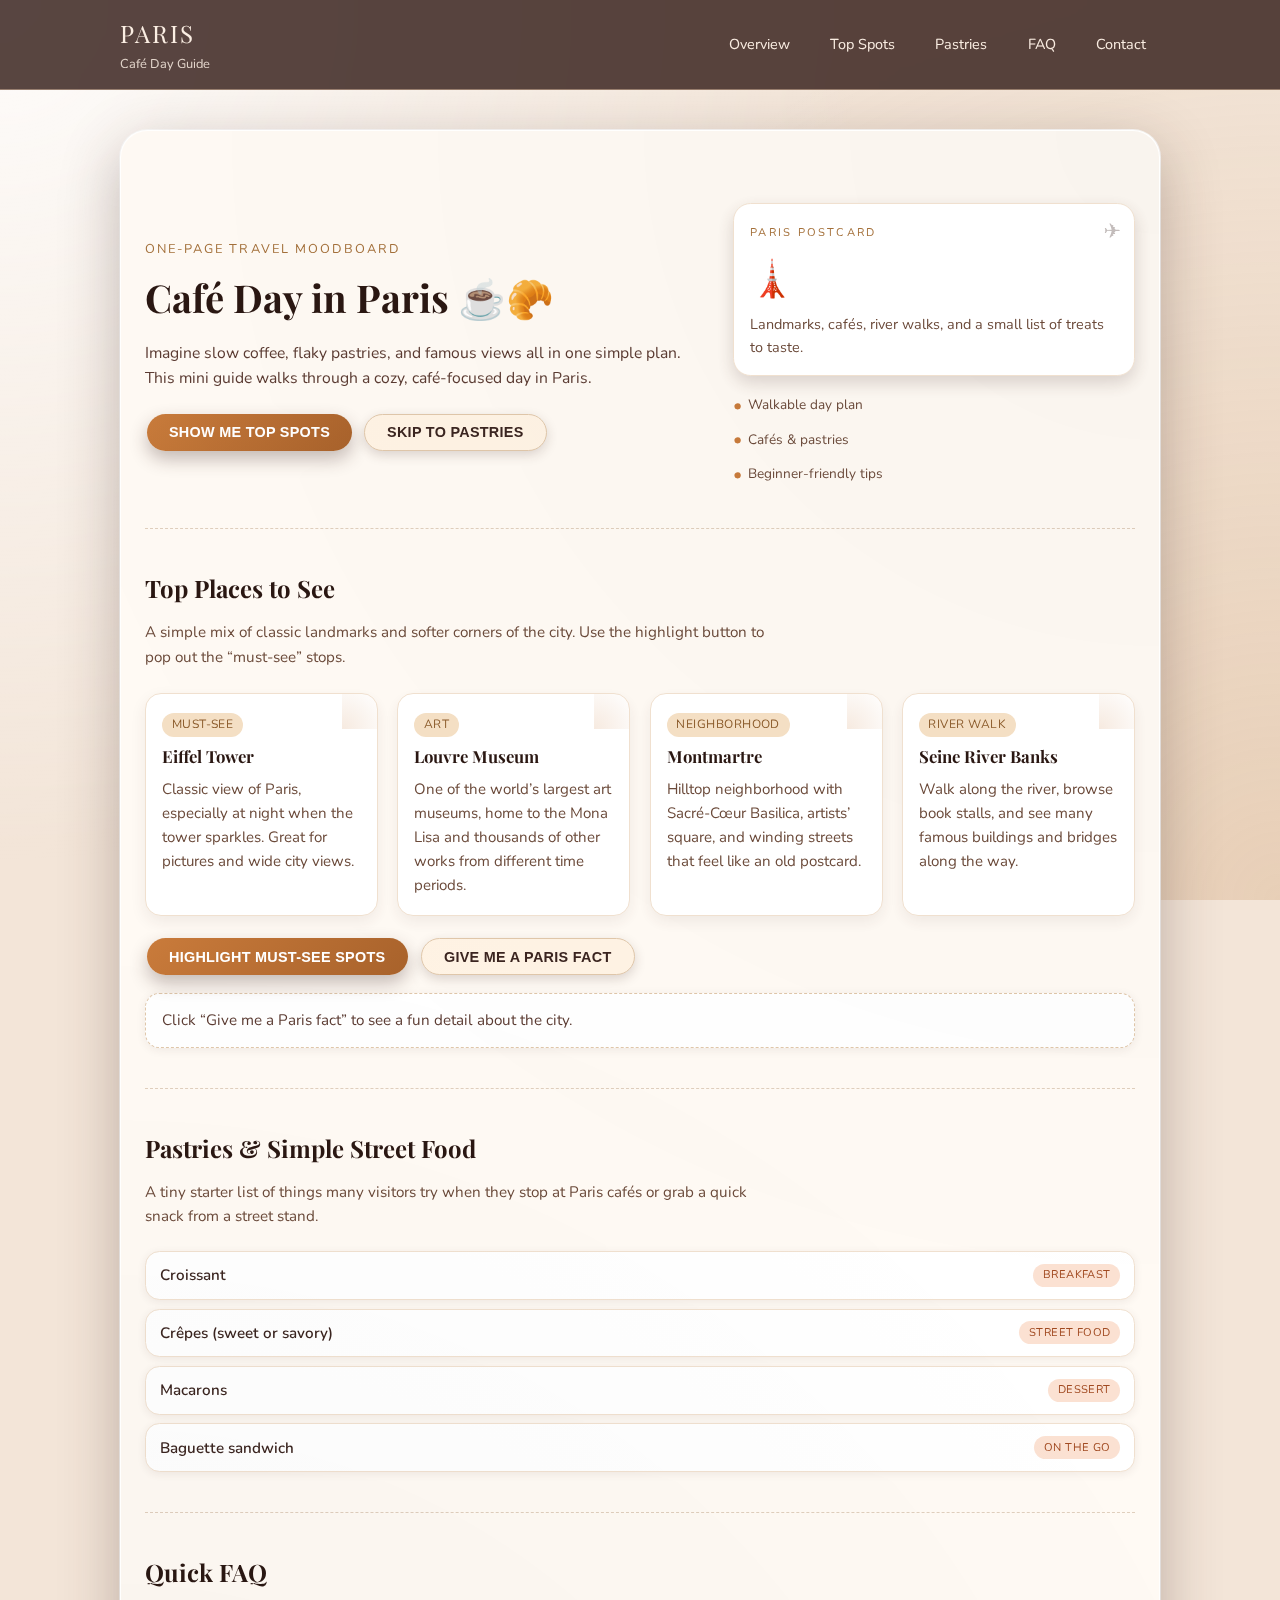
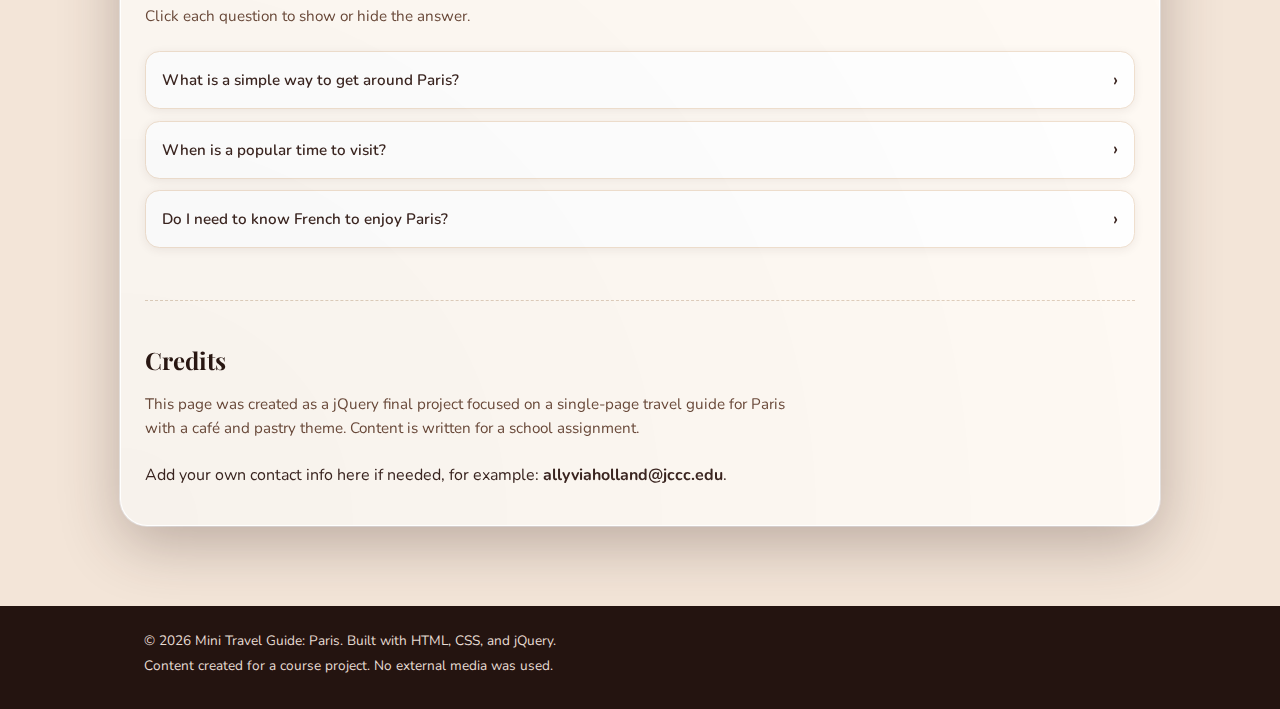
<file: Final/index.html>
<!--Allyvia Holland 06 Nov 2025 -->
<!DOCTYPE html>
<html lang="en">
<head>
  <meta charset="UTF-8" />
  <title>Mini Travel Guide: Paris</title>
  <meta name="viewport" content="width=device-width, initial-scale=1" />

  <link rel="preconnect" href="https://fonts.googleapis.com">
  <link rel="preconnect" href="https://fonts.gstatic.com" crossorigin>
  <link href="https://fonts.googleapis.com/css2?family=Playfair+Display:wght@500;700&family=Nunito:wght@300;400;600;700&display=swap" rel="stylesheet">

  <link rel="stylesheet" href="style.css" />

  <script src="https://code.jquery.com/jquery-3.7.1.min.js"></script>

  <script src="script.js"></script>
</head>
<body>

<div class="page-bg"></div>

<header class="site-header">
  <div class="container header-inner">
    <div class="brand">
      <span class="brand-mark">Paris</span>
      <span class="brand-subtitle">Café Day Guide</span>
    </div>
    <nav>
      <ul>
        <li><a href="#intro" class="nav-link">Overview</a></li>
        <li><a href="#spots" class="nav-link">Top Spots</a></li>
        <li><a href="#food" class="nav-link">Pastries</a></li>
        <li><a href="#faq" class="nav-link">FAQ</a></li>
        <li><a href="#contact" class="nav-link">Contact</a></li>
      </ul>
    </nav>
  </div>
</header>

<main class="main-shell">
  <div class="container main-card">
   
    <section id="intro" class="hero">
      <div class="hero-content">
        <div class="hero-text">
          <p class="eyebrow">One-page travel moodboard</p>
          <h1>Café Day in Paris ☕🥐</h1>
          <p class="hero-copy">
            Imagine slow coffee, flaky pastries, and famous views all in one simple plan.
            This mini guide walks through a cozy, café-focused day in Paris.
          </p>
          <div class="hero-actions">
            <button class="btn scroll-link" data-target="#spots">Show me top spots</button>
            <button class="btn secondary scroll-link" data-target="#food">Skip to pastries</button>
          </div>
        </div>
        <div class="hero-side">
          <div class="stamp-card">
            <span class="stamp-label">Paris Postcard</span>
            <div class="stamp-emoji">🗼</div>
            <p class="stamp-text">
              Landmarks, cafés, river walks, and a small list of treats to taste.
            </p>
          </div>
          <ul class="hero-pills">
            <li>Walkable day plan</li>
            <li>Cafés & pastries</li>
            <li>Beginner-friendly tips</li>
          </ul>
        </div>
      </div>
    </section>

    <section id="spots">
      <div class="section-header">
        <h2>Top Places to See</h2>
        <p>
          A simple mix of classic landmarks and softer corners of the city. Use the highlight
          button to pop out the “must-see” stops.
        </p>
      </div>

      <div class="grid">
        <article class="card spot-card must-see">
          <span class="tag">Must-see</span>
          <h3>Eiffel Tower</h3>
          <p>
            Classic view of Paris, especially at night when the tower sparkles. Great for
            pictures and wide city views.
          </p>
        </article>

        <article class="card spot-card">
          <span class="tag">Art</span>
          <h3>Louvre Museum</h3>
          <p>
            One of the world’s largest art museums, home to the Mona Lisa and thousands of
            other works from different time periods.
          </p>
        </article>

        <article class="card spot-card must-see">
          <span class="tag">Neighborhood</span>
          <h3>Montmartre</h3>
          <p>
            Hilltop neighborhood with Sacré-Cœur Basilica, artists’ square, and winding
            streets that feel like an old postcard.
          </p>
        </article>

        <article class="card spot-card">
          <span class="tag">River Walk</span>
          <h3>Seine River Banks</h3>
          <p>
            Walk along the river, browse book stalls, and see many famous buildings and
            bridges along the way.
          </p>
        </article>
      </div>

      <div class="section-actions">
        <button id="toggle-spots" class="btn">Highlight must-see spots</button>
        <button id="random-fact" class="btn secondary">Give me a Paris fact</button>
      </div>
      <div id="fact-box" class="fact-box">
        Click “Give me a Paris fact” to see a fun detail about the city.
      </div>
    </section>

    <section id="food">
      <div class="section-header">
        <h2>Pastries & Simple Street Food</h2>
        <p>
          A tiny starter list of things many visitors try when they stop at Paris cafés
          or grab a quick snack from a street stand.
        </p>
      </div>

      <ul class="food-list">
        <li>
          <span class="food-name">Croissant</span>
          <span class="badge">Breakfast</span>
        </li>
        <li>
          <span class="food-name">Crêpes (sweet or savory)</span>
          <span class="badge">Street Food</span>
        </li>
        <li>
          <span class="food-name">Macarons</span>
          <span class="badge">Dessert</span>
        </li>
        <li>
          <span class="food-name">Baguette sandwich</span>
          <span class="badge">On the Go</span>
        </li>
      </ul>
    </section>

    <section id="faq">
      <div class="section-header">
        <h2>Quick FAQ</h2>
        <p>Click each question to show or hide the answer.</p>
      </div>

      <div class="faq-item">
        <div class="faq-question">
          <span>What is a simple way to get around Paris?</span>
          <span class="icon">›</span>
        </div>
        <div class="faq-answer">
          Many visitors use the metro because it is fast and reaches most neighborhoods.
          Walking is also common for short distances, especially between cafés and nearby sights.
        </div>
      </div>

      <div class="faq-item">
        <div class="faq-question">
          <span>When is a popular time to visit?</span>
          <span class="icon">›</span>
        </div>
        <div class="faq-answer">
          Spring and early fall are popular because of mild weather and plenty of outdoor
          activities, though people visit all year for museums, food, and views.
        </div>
      </div>

      <div class="faq-item">
        <div class="faq-question">
          <span>Do I need to know French to enjoy Paris?</span>
          <span class="icon">›</span>
        </div>
        <div class="faq-answer">
          Many people learn a few basic phrases, but you can still get around using English,
          menus with pictures, signs, and simple gestures.
        </div>
      </div>
    </section>

    <section id="contact">
      <div class="section-header">
        <h2>Credits</h2>
        <p>
          This page was created as a jQuery final project focused on a single-page travel guide
          for Paris with a café and pastry theme. Content is written for a school assignment.
        </p>
      </div>
      <p>
        Add your own contact info here if needed, for example:
        <strong>allyviaholland@jccc.edu</strong>.
      </p>
    </section>
  </div>
</main>

<footer>
  <div class="container footer-inner">
    <p>&copy; <span id="year"></span> Mini Travel Guide: Paris. Built with HTML, CSS, and jQuery.</p>
    <p>Content created for a course project. No external media was used.</p>
  </div>
</footer>

<button id="backToTop" class="btn secondary backtop-floating">Back to top ↑</button>

</body>
</html>
</file>
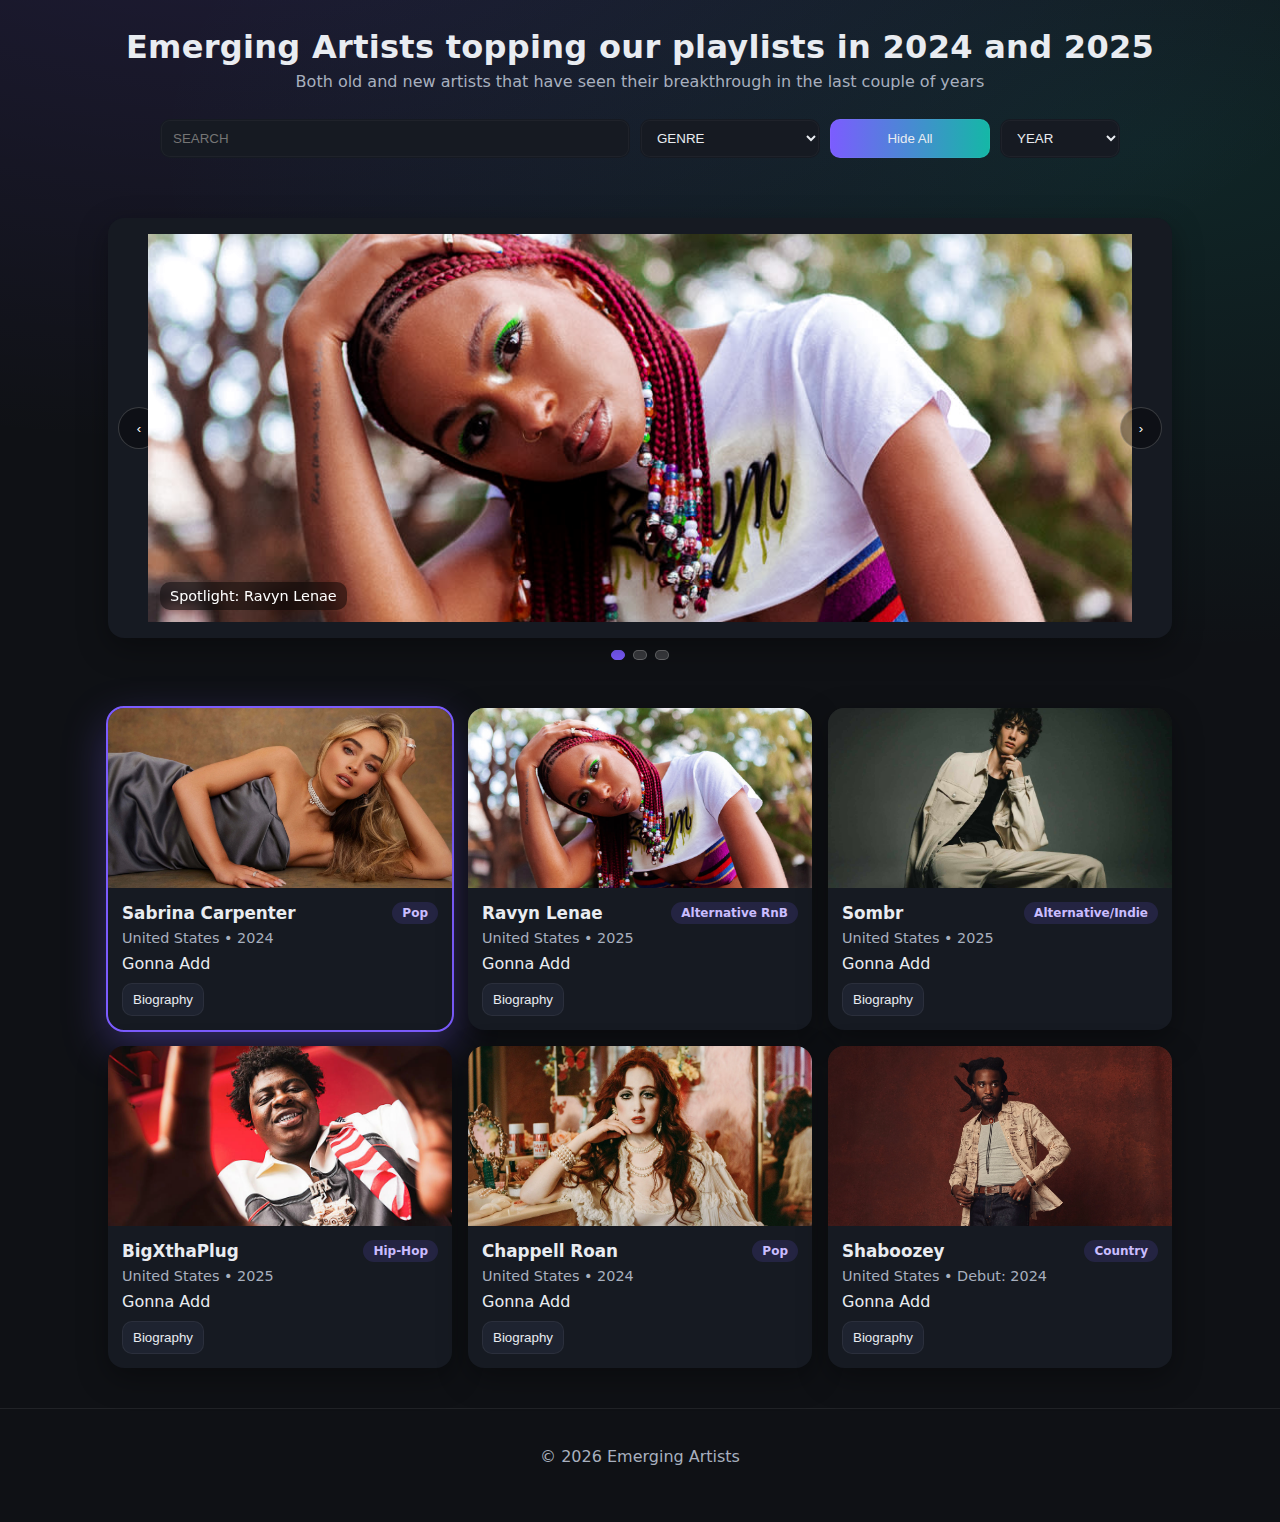
<file: Lab-4/index.html>
<!-- Allyvia Holland -->
<!DOCTYPE html>
<html lang="en">
<head>
  <meta charset="UTF-8" />
  <meta name="author" content="AH"/>
  <meta name="viewport" content="width=device-width, initial-scale=1" />
  <title>Emerging Artists</title>
  <link rel="stylesheet" href="style.css">
</head>
<body>
  <header class="site-header">
    <h1>Emerging Artists topping our playlists in 2024 and 2025</h1>
    <p class="subtitle">Both old and new artists that have seen their breakthrough in the last couple of years</p>

    <form id="filters" aria-label="Filter artists">
      <input id="search" type="search" placeholder="SEARCH" aria-label="Search artists" />

      <select id="genreSelect" aria-label="Filter by genre">
        <option value="">GENRE</option>
        <option value="pop">POP</option>
        <option value="hip-hop">HIP-HOP</option>
        <option value="r&b">R&amp;B</option>
        <option value="indie">INDIE</option>
        <option value="country">COUNTRY</option>
      </select>
<button id="toggleCards" type="button" class="secondary" aria-pressed="false">Hide All</button>
      <select id="yearSelect" aria-label="Filter by debut year">
        <option value="">YEAR</option>
        <option value="2025">2025</option>
        <option value="2024">2024</option>
      </select>
    </form>
  </header>
<section id="gallery" aria-label="Featured gallery">
  <div class="gallery-wrap">
    <button class="nav prev" aria-label="Previous image" type="button">‹</button>

    <div class="slides" aria-live="polite">
      <figure class="slide is-active">
        <img src="lenae.jpg" alt="Ravyn Lenae">
        <figcaption>Spotlight: Ravyn Lenae</figcaption>
      </figure>
      <figure class="slide">
        <img src="Big.jpg" alt="BigXthaPlug">
        <figcaption>Spotlight: BigXthaPlug</figcaption>
      </figure>
      <figure class="slide">
        <img src="chappell roan.jpg" alt="Chappell Roan">
        <figcaption>Spotlight: Chappell Roan</figcaption>
      </figure>
    </div>

    <button class="nav next" aria-label="Next image" type="button">›</button>
  </div>

  <div class="dots" role="tablist" aria-label="Select gallery slide">
    <button class="dot is-active" role="tab" aria-selected="true" aria-controls="slide-1" type="button"></button>
    <button class="dot" role="tab" aria-selected="false" aria-controls="slide-2" type="button"></button>
    <button class="dot" role="tab" aria-selected="false" aria-controls="slide-3" type="button"></button>
  </div>
</section>
  <main id="grid" class="card-grid" aria-live="polite">
    <article class="card featured" data-name="Sabrina Carpenter" data-genre="pop" data-country="US" data-year="2024">
      <img src="sabrina.jpg" alt="Sabrina Carpenter"/>
      <div class="card-body">
        <h2 class="card-title">Sabrina Carpenter<span class="pill">Pop</span></h2>
        <p class="meta">United States • 2024</p>
        <p class="blurb">Gonna Add</p>
        <button class="expand" aria-expanded="false">Biography</button>
        <div class="more" hidden>
          <p>Gonna Add</p>
          <a class="ext" href="#" target="_blank" rel="noopener">Official site</a>
        </div>
      </div>
    </article>

    <article class="card" data-name="Ravyn Lenae" data-genre="r&b" data-country="USA" data-year="2025">
      <img src="lenae.jpg" alt="Ravyn Lenae"/>
      <div class="card-body">
        <h2 class="card-title">Ravyn Lenae<span class="pill">Alternative RnB</span></h2>
        <p class="meta">United States • 2025</p>
        <p class="blurb">Gonna Add</p>
        <button class="expand" aria-expanded="false">Biography</button>
        <div class="more" hidden>
          <p>Gonna Add</p>
          <a class="ext" href="#" target="_blank" rel="noopener">Label page</a>
        </div>
      </div>
    </article>
	
<article class="card" data-name="Sombr" data-genre="indie" data-country="USA" data-year="2025">
      <img src="sombr.jpg" alt="Sombr"/>
      <div class="card-body">
        <h2 class="card-title">Sombr<span class="pill">Alternative/Indie</span></h2>
        <p class="meta">United States • 2025</p>
        <p class="blurb">Gonna Add</p>
        <button class="expand" aria-expanded="false">Biography</button>
        <div class="more" hidden>
          <p>Gonna Add</p>
          <a class="ext" href="#" target="_blank" rel="noopener">Press kit</a>
        </div>
      </div>
    </article>
	
    <article class="card" data-name="BigXthaPlug" data-genre="hip-hop" data-country="USA" data-year="2024">
      <img src="Big.jpg" alt="BigXthaPlug"/>
      <div class="card-body">
        <h2 class="card-title">BigXthaPlug<span class="pill">Hip-Hop</span></h2>
        <p class="meta">United States • 2025</p>
        <p class="blurb">Gonna Add</p>
        <button class="expand" aria-expanded="false">Biography</button>
        <div class="more" hidden>
          <p>Gonna Add</p>
          <a class="ext" href="#" target="_blank" rel="noopener">Press kit</a>
        </div>
      </div>
    </article>

    <article class="card" data-name="Chappell Roan" data-genre="pop" data-country="USA" data-year="2024">
      <img src="chappell roan.jpg"alt="Chappell Roan"/>
      <div class="card-body">
        <h2 class="card-title">Chappell Roan<span class="pill">Pop</span></h2>
        <p class="meta">United States • 2024</p>
        <p class="blurb">Gonna Add</p>
        <button class="expand" aria-expanded="false">Biography</button>
        <div class="more" hidden>
          <p>Gonna Add</p>
          <a class="ext" href="#" target="_blank" rel="noopener">Bandcamp</a>
        </div>
      </div>
    </article>

    <article class="card" data-name="Shaboozey" data-genre="country" data-country="USA" data-year="2024">
      <img src="Shaboozey.jpg"alt="Shaboozey"/>
      <div class="card-body">
        <h2 class="card-title">Shaboozey<span class="pill">Country</span></h2>
        <p class="meta">United States • Debut: 2024</p>
        <p class="blurb">Gonna Add</p>
        <button class="expand" aria-expanded="false">Biography</button>
        <div class="more" hidden>
          <p>Gonna Add</p>
          <a class="ext" href="#" target="_blank" rel="noopener">SoundCloud</a>
        </div>
      </div>
    </article>
  </main>

  <footer class="site-footer">
    <p>© <span id="year"></span> Emerging Artists</p>
  </footer>

  <!-- jQuery -->
  <script src="https://code.jquery.com/jquery-3.7.1.min.js"></script>
  <script src="script.js"></script>
</body>
</html>
</file>
<file: Final/style.css>
/* Allyvia Holland 06 November 2025 */

* {
  box-sizing: border-box;
  margin: 0;
  padding: 0;
}

body {
  line-height: 1.6;
  color: #3b2520; /* dark cocoa */
  background: #f3e5d8; /* warm beige */
  font-family: "Nunito", system-ui, -apple-system, BlinkMacSystemFont, "Segoe UI", sans-serif;
}

.page-bg {
  position: fixed;
  inset: 0;
  background:
    radial-gradient(circle at top left, rgba(255, 255, 255, 0.9), transparent 55%),
    radial-gradient(circle at bottom right, rgba(211, 167, 123, 0.35), transparent 60%);
  z-index: -1;
}


.container {
  max-width: 1040px;
  margin: 0 auto;
  padding: 0 1.5rem;
}


.site-header {
  position: sticky;
  top: 0;
  z-index: 50;
  backdrop-filter: blur(18px);
  background: rgba(59, 37, 32, 0.85);
  color: #fbeee3;
  border-bottom: 1px solid rgba(248, 215, 182, 0.4);
}

.header-inner {
  display: flex;
  align-items: center;
  justify-content: space-between;
  padding: 0.9rem 0;
}

.brand {
  display: flex;
  flex-direction: column;
  gap: 0.1rem;
}

.brand-mark {
  font-family: "Playfair Display", serif;
  font-size: 1.5rem;
  letter-spacing: 0.08em;
  text-transform: uppercase;
}

.brand-subtitle {
  font-size: 0.8rem;
  opacity: 0.85;
}

nav ul {
  list-style: none;
  display: flex;
  gap: 0.8rem;
  flex-wrap: wrap;
}

nav a {
  color: #fbeee3;
  text-decoration: none;
  font-size: 0.9rem;
  padding: 0.25rem 0.8rem;
  border-radius: 999px;
  border: 1px solid transparent;
  transition: background 0.2s, color 0.2s, transform 0.15s, border 0.2s;
}

nav a:hover {
  background: #fbeee3;
  color: #3b2520;
  transform: translateY(-1px);
  border-color: rgba(59, 37, 32, 0.15);
}


.main-shell {
  padding: 2.5rem 0 4rem;
}

.main-card {
  background: #fffaf4;
  border-radius: 1.7rem;
  border: 1px solid rgba(255, 255, 255, 0.9);
  box-shadow:
    0 18px 60px rgba(59, 37, 32, 0.3),
    0 0 0 1px rgba(255, 255, 255, 0.9);
  padding: 2rem 1.5rem 2.3rem;
  position: relative;
  overflow: hidden;
}

.main-card::before {
  content: "";
  position: absolute;
  inset: 0;
  background-image: radial-gradient(circle at 0 100%, rgba(0, 0, 0, 0.03) 0, transparent 55%),
    radial-gradient(circle at 100% 0, rgba(0, 0, 0, 0.025) 0, transparent 55%);
  pointer-events: none;
}


section {
  padding: 2.5rem 0;
  border-bottom: 1px dashed #e0cfbd;
}

section:last-of-type {
  border-bottom: none;
  padding-bottom: 0;
}

h1, h2, h3 {
  margin-bottom: 0.8rem;
  font-weight: 700;
  color: #2a1712;
  font-family: "Playfair Display", serif;
}

.section-header {
  max-width: 640px;
  margin-bottom: 1.4rem;
}

.section-header p {
  font-size: 0.95rem;
  color: #6b4a3a;
}


.hero {
  padding-bottom: 2.5rem;
}

.hero-content {
  display: grid;
  grid-template-columns: minmax(0, 3fr) minmax(0, 2.2fr);
  gap: 2.5rem;
  align-items: center;
}

.eyebrow {
  font-size: 0.8rem;
  letter-spacing: 0.16em;
  text-transform: uppercase;
  color: #a4703a;
  margin-bottom: 0.5rem;
}

.hero h1 {
  font-size: clamp(2rem, 3vw, 2.5rem);
}

.hero-copy {
  margin: 0.7rem 0 1.3rem;
  color: #5b3b32;
  font-size: 0.98rem;
}

.hero-actions {
  display: flex;
  flex-wrap: wrap;
  gap: 0.5rem;
}


.btn {
  border: none;
  background: linear-gradient(135deg, #c97b3b, #a8622b);
  color: #fff;
  padding: 0.6rem 1.4rem;
  border-radius: 999px;
  cursor: pointer;
  font-size: 0.9rem;
  font-weight: 600;
  letter-spacing: 0.02em;
  text-transform: uppercase;
  margin: 0.1rem;
  box-shadow: 0 8px 18px rgba(59, 37, 32, 0.3);
  transition: transform 0.15s ease, box-shadow 0.15s ease, filter 0.2s ease, background 0.2s;
}

.btn:hover {
  transform: translateY(-2px);
  box-shadow: 0 10px 24px rgba(59, 37, 32, 0.35);
  filter: brightness(1.04);
}

.btn.secondary {
  background: #fff3e4;
  color: #3b2520;
  box-shadow: 0 4px 12px rgba(59, 37, 32, 0.18);
  border: 1px solid #e0c7aa;
}

.btn.secondary:hover {
  background: #f4dfc4;
}


.hero-side {
  display: flex;
  flex-direction: column;
  gap: 0.9rem;
}

.stamp-card {
  background: #fff;
  border-radius: 1.1rem;
  border: 1px solid #f0e0cf;
  padding: 0.9rem 1rem 1rem;
  box-shadow: 0 7px 18px rgba(59, 37, 32, 0.18);
  position: relative;
}

.stamp-card::after {
  content: "✈︎";
  position: absolute;
  right: 0.8rem;
  top: 0.7rem;
  opacity: 0.3;
  font-size: 1.3rem;
}

.stamp-label {
  font-size: 0.7rem;
  text-transform: uppercase;
  letter-spacing: 0.2em;
  color: #a4703a;
}

.stamp-emoji {
  font-size: 2.2rem;
  margin: 0.4rem 0;
}

.stamp-text {
  font-size: 0.9rem;
  color: #6b4a3a;
}

.hero-pills {
  list-style: none;
  display: flex;
  flex-direction: column;
  gap: 0.4rem;
}

.hero-pills li {
  display: inline-flex;
  align-items: center;
  gap: 0.35rem;
  font-size: 0.85rem;
  color: #6b4a3a;
}

.hero-pills li::before {
  content: "•";
  font-size: 1.1rem;
  color: #c97b3b;
}


.grid {
  display: grid;
  grid-template-columns: repeat(auto-fit, minmax(230px, 1fr));
  gap: 1.2rem;
  margin-top: 1.5rem;
}

.card {
  background: #fff;
  padding: 1.1rem 1rem;
  border-radius: 1rem;
  box-shadow: 0 6px 16px rgba(59, 37, 32, 0.08);
  border: 1px solid #f0e0cf;
  position: relative;
  overflow: hidden;
}

.card h3 {
  margin-bottom: 0.4rem;
  font-size: 1.05rem;
}

.card p {
  font-size: 0.94rem;
  color: #6b4a3a;
}

.card::before {
  content: "";
  position: absolute;
  right: -20px;
  top: -20px;
  width: 55px;
  height: 55px;
  background: radial-gradient(circle at 0 100%, rgba(201, 123, 59, 0.16), transparent 65%);
}


.tag {
  display: inline-block;
  font-size: 0.75rem;
  background: #f4dfc4;
  color: #8b5b2b;
  padding: 0.15rem 0.6rem;
  border-radius: 999px;
  margin-bottom: 0.4rem;
  text-transform: uppercase;
  letter-spacing: 0.04em;
}


.spot-card {
  transition: background 0.3s ease, transform 0.3s ease, box-shadow 0.3s ease;
}

.spot-card.highlight {
  background: #fff7df;
  transform: translateY(-3px);
  box-shadow: 0 12px 26px rgba(59, 37, 32, 0.28);
}

.section-actions {
  margin-top: 1.3rem;
  display: flex;
  flex-wrap: wrap;
  gap: 0.6rem;
}


.food-list {
  margin-top: 1.2rem;
  list-style: none;
  display: flex;
  flex-direction: column;
  gap: 0.55rem;
}

.food-list li {
  background: #fff;
  padding: 0.7rem 0.85rem;
  border-radius: 0.9rem;
  box-shadow: 0 2px 8px rgba(59, 37, 32, 0.08);
  border: 1px solid #f0e0cf;
  display: flex;
  align-items: center;
  justify-content: space-between;
  font-size: 0.95rem;
}

.food-name {
  font-weight: 600;
}

.badge {
  padding: 0.15rem 0.6rem;
  border-radius: 999px;
  font-size: 0.7rem;
  text-transform: uppercase;
  letter-spacing: 0.04em;
  background: #fbe1d2;
  color: #a14a21;
}


.faq-item {
  background: #fff;
  border-radius: 0.9rem;
  margin-bottom: 0.7rem;
  overflow: hidden;
  box-shadow: 0 2px 10px rgba(59, 37, 32, 0.08);
  border: 1px solid #f0e0cf;
}

.faq-question {
  padding: 0.8rem 1rem;
  cursor: pointer;
  display: flex;
  justify-content: space-between;
  align-items: center;
  font-size: 0.95rem;
  font-weight: 600;
  color: #3b2520;
}

.faq-question span.icon {
  font-size: 1.2rem;
  transition: transform 0.25s ease;
}

.faq-question.open span.icon {
  transform: rotate(90deg);
}

.faq-answer {
  padding: 0.6rem 1rem 0.9rem;
  font-size: 0.9rem;
  color: #6b4a3a;
  display: none;
}


.fact-box {
  margin-top: 1rem;
  padding: 0.9rem 1rem;
  background: #fff;
  border-radius: 0.9rem;
  box-shadow: 0 2px 10px rgba(59, 37, 32, 0.08);
  border: 1px dashed #e0c7aa;
  min-height: 3rem;
  font-size: 0.95rem;
  color: #5b3b32;
}


footer {
  background: #241410;
  color: #e8ddd4;
  padding: 1.5rem 0 2rem;
  margin-top: 1rem;
}

.footer-inner {
  display: flex;
  flex-direction: column;
  gap: 0.2rem;
  font-size: 0.85rem;
}


.backtop-floating {
  position: fixed;
  bottom: 1.5rem;
  right: 1.5rem;
  display: none;
  z-index: 100;
  font-size: 0.8rem;
}


@media (max-width: 768px) {
  .hero-content {
    grid-template-columns: minmax(0, 1fr);
  }

  .hero-side {
    order: -1;
  }

  .main-card {
    padding: 1.7rem 1.2rem 2rem;
  }
}

@media (max-width: 600px) {
  .header-inner {
    flex-direction: column;
    align-items: flex-start;
    gap: 0.4rem;
  }

  nav ul {
    justify-content: flex-start;
  }

  nav a {
    font-size: 0.85rem;
  }
}
</file>
<file: Lab-4/style.css>
:root {
  --bg: #0f1115;
  --panel: #161a22;
  --text: #e9ecf1;
  --muted: #a8b0bf;
  --accent: #7c5cff;
  --accent-2: #14b8a6;
  --ring: rgba(124, 92, 255, 0.4);
  --radius: 16px;
  --shadow: 0 10px 30px rgba(0,0,0,0.35);
}

* { box-sizing: border-box; }

body {
  margin: 0;
  font-family: ui-sans-serif, system-ui, -apple-system, "Segoe UI", Roboto, Inter, "Helvetica Neue", Arial, "Apple Color Emoji", "Segoe UI Emoji";
  color: var(--text);
  background:
    radial-gradient(1200px 600px at 20% -10%, rgba(124,92,255,.15), transparent),
    radial-gradient(1000px 500px at 90% 10%, rgba(20,184,166,.12), transparent),
    var(--bg);
}

.site-header {
  padding: 28px 20px 12px;
  text-align: center;
}

h1 { margin: 0 0 6px; letter-spacing: .3px; }
.subtitle { margin: 0 0 18px; color: var(--muted); }

#filters {
  display: grid;
  gap: 10px;
  grid-template-columns: 1fr 180px 160px 120px;
  max-width: 980px;
  margin: 0 auto 18px;
  padding: 10px;
}

#filters input, #filters select, #filters button {
  padding: 10px 12px;
  border-radius: 10px;
  border: 1px solid transparent;
  background: var(--panel);
  color: var(--text);
  outline: none;
  box-shadow: inset 0 0 0 1px rgba(255,255,255,0.04);
}
#filters input:focus, #filters select:focus, #filters button:focus {
  box-shadow: 0 0 0 4px var(--ring);
}

#filters .secondary {
  background: linear-gradient(to right, var(--accent), var(--accent-2));
  border: none;
  cursor: pointer;
}

.card-grid {
  max-width: 1100px;
  margin: 0 auto;
  padding: 8px 18px 40px;
  display: grid;
  grid-template-columns: repeat(auto-fill, minmax(260px, 1fr));
  gap: 16px;
}

.card {
  background: var(--panel);
  border-radius: var(--radius);
  overflow: hidden;
  box-shadow: var(--shadow);
  transition: transform .25s ease, box-shadow .25s ease;
}
.card:hover { transform: translateY(-2px); box-shadow: 0 14px 40px rgba(0,0,0,0.45); }

.card.featured { outline: 2px solid var(--accent); }

.card img {
  width: 100%;
  height: 180px;
  object-fit: cover;
  display: block;
}

.card-body { padding: 14px; }

.card-title {
  display: flex;
  align-items: center;
  justify-content: space-between;
  gap: 8px;
  margin: 0 0 6px;
  font-size: 1.05rem;
}

.pill {
  display: inline-block;
  border-radius: 999px;
  padding: 4px 10px;
  font-size: .75rem;
  background: rgba(124,92,255,.15);
  color: #cabdff;
}

.meta { margin: 0 0 8px; color: var(--muted); font-size: .9rem; }
.blurb { margin: 0 0 10px; }

.expand {
  display: inline-block;
  padding: 8px 10px;
  border-radius: 10px;
  background: #1e2330;
  border: 1px solid rgba(255,255,255,.06);
  color: var(--text);
  cursor: pointer;
}

.more { margin-top: 8px; border-top: 1px solid rgba(255,255,255,.06); padding-top: 8px; }

.site-footer {
  border-top: 1px solid rgba(255,255,255,.08);
  color: var(--muted);
  text-align: center;
  padding: 22px 16px 40px;
}

@media (max-width: 720px) {
  #filters { grid-template-columns: 1fr 1fr; }
}

@media (prefers-reduced-motion: reduce) {
  * { animation: none !important; transition: none !important; }
}

/* --- Featured Gallery --- */
#gallery { max-width: 1100px; margin: 20px auto 28px; padding: 0 18px; }
.gallery-wrap { position: relative; border-radius: 16px; overflow: hidden; background: var(--panel); box-shadow: var(--shadow); }
.slides { position: relative; height: clamp(220px, 45vw, 420px); }

.slide { position: absolute; inset: 0; display: none; }
.slide.is-active { display: block; }
.slide img { width: 100%; height: 100%; object-fit: cover; display: block; filter: saturate(0.9) contrast(1.02); }
.slide figcaption {
  position: absolute; left: 12px; bottom: 12px;
  background: rgba(0,0,0,.45); color: #fff; padding: 6px 10px; border-radius: 10px; font-size: .9rem;
  backdrop-filter: blur(4px);
}

.nav {
  position: absolute; top: 50%; transform: translateY(-50%);
  width: 42px; height: 42px; border-radius: 999px; border: 1px solid rgba(255,255,255,.18);
  background: rgba(0,0,0,.35); color: #fff; cursor: pointer;
}
.nav:hover { background: rgba(0,0,0,.5); }
.nav.prev { left: 10px; } .nav.next { right: 10px; }

.dots { display: flex; gap: 8px; justify-content: center; padding: 12px; }
.dot {
  width: 10px; height: 10px; border-radius: 999px; border: 1px solid rgba(255,255,255,.25);
  background: rgba(255,255,255,.18); cursor: pointer;
}
.dot.is-active { background: var(--accent); border-color: var(--accent); }

/* Respect reduced motion */
@media (prefers-reduced-motion: reduce) {
  * { animation: none !important; transition: none !important; }
}
</file>
